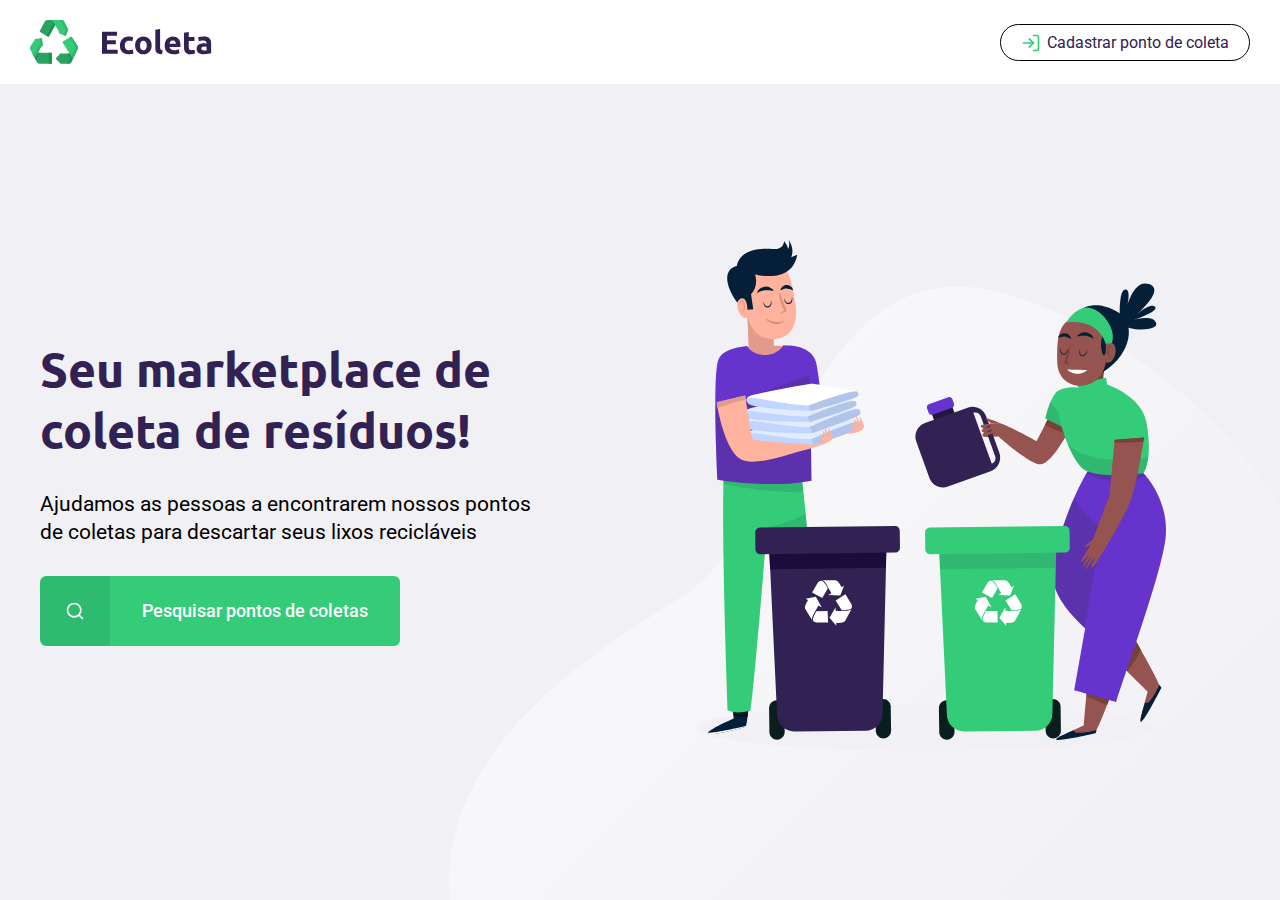
<file: index.html>
<!DOCTYPE html>
<html lang="pt_br">
<head>
    <meta charset="UTF-8">
    <meta name="viewport" content="width=device-width, initial-scale=1.0">
    <title>Ecoleta</title>
    <link rel="stylesheet" href="/styles/main.css">
    <link rel="stylesheet" href="/styles/home.css">
    <link rel="stylesheet" href="/styles/responsive.css">
</head>
<body>

    <div id="page-home">
        <div class="content">
            <header>
                <a class="btn-logotipo" href="index.html"><img src="/assets/logo.svg" alt="Logotipo Ecoleta"></a>
                <a href="page-register.html"><span></span>Cadastrar ponto de coleta</a>
            </header>
            <main>
                <h1>Seu marketplace de coleta de resíduos!</h1>
                <p>Ajudamos as pessoas a encontrarem nossos pontos de coletas para descartar seus lixos recicláveis</p>
                <a href="#"><span></span><strong>Pesquisar pontos de coletas</strong></a>
            </main>
        </div>
    </div>

    <div id="modal" class="hide">
        <div class="content">
            <div class="header">
                <h1>Pontos de Coleta</h1>
                <a href="#">Fechar</a>
            </div>
            <form action="/search-results.html">
                <label for="search">Cidade</label>
                <div class="search field">
                    <input type="text" name="search" id="" placeholder="Pesquise por cidade">
                    <button>
                        <img src="/assets/search.svg" alt="Buscar">
                    </button>
                </div>
            </form>
        </div>
    </div>

    <script src="script/modal.js"></script>
    
</body>
</html>
</file>
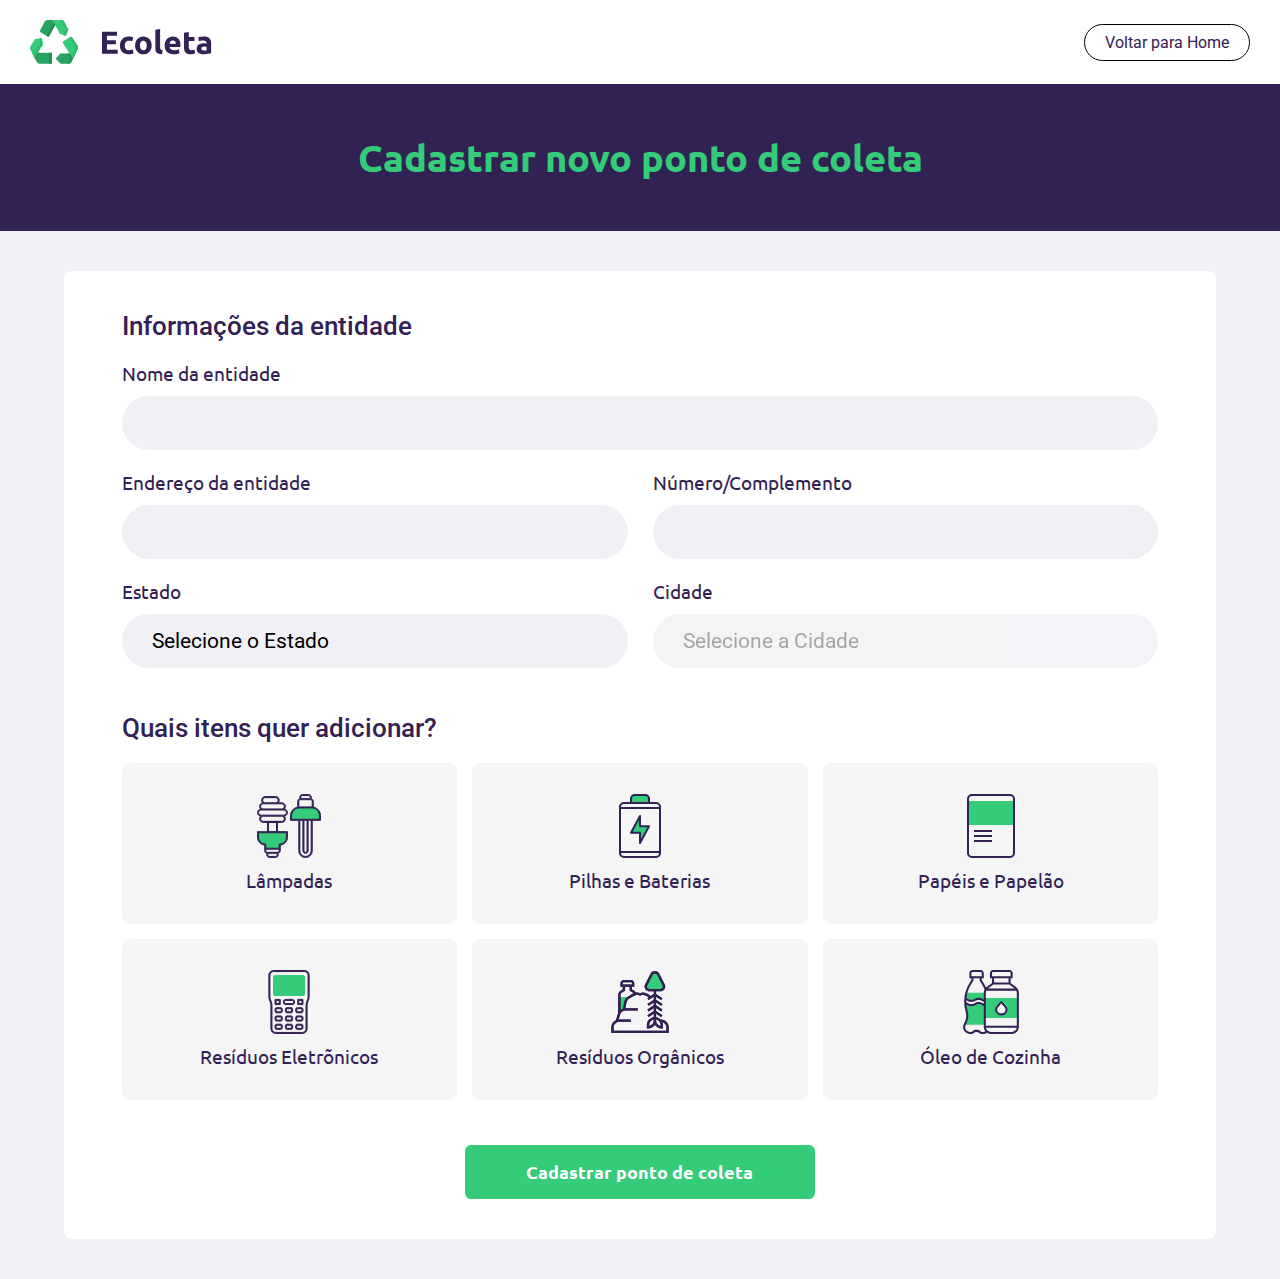
<file: page-register.html>
<!DOCTYPE html>
<html lang="pt_br">
<head>
    <meta charset="UTF-8">
    <meta name="viewport" content="width=device-width, initial-scale=1.0">
    <title>Cadastrar ponto de coleta</title>
    <link rel="stylesheet" href="/styles/main.css">
    <link rel="stylesheet" href="/styles/register.css">
    <link rel="stylesheet" href="/styles/responsive.css">
</head>
<body>

    <div id="page-register">
        <header>
            <a class="btn-logotipo" href="index.html"><img src="/assets/logo.svg" alt="Logotipo Ecoleta"></a>
            <a href="index.html">Voltar para Home</a>
        </header>

        <div class="title-page">
            <h1>Cadastrar novo ponto de coleta</h1>
        </div>

        <div class="form-group">
            <form action="">
                
                <fieldset>
                    <legend>
                        <h2>Informações da entidade</h2>
                    </legend>

                    <div class="field">
                        <label for="name">Nome da entidade</label>
                        <input type="text" name="name" id="" required>
                    </div>

                    <div class="field-group">
                        <div class="field">
                            <label for="address">Endereço da entidade</label>
                            <input type="text" name="address" id="" required>
                        </div>
                        <div class="field">
                            <label for="number">Número/Complemento</label>
                            <input type="text" name="number" id="" required>
                        </div>
                    </div>

                    <div class="field-group">
                        <div class="field">
                            <label for="uf">Estado</label>
                            <select name="uf" required>
                                <option value="">Selecione o Estado</option>
                            </select>

                            <input type="hidden" name="state">
                        </div>
                        <div class="field">
                            <label for="city">Cidade</label>
                            <select name="city" disabled required>
                                <option value="">Selecione a Cidade</option>
                            </select>
                        </div>
                    </div>
                </fieldset>

                <fieldset>
                    <legend><h2>Quais itens quer adicionar?</h2></legend>

                    <div class="items-grid">
                        <li data-id="1">
                            <img src="/assets/lampadas.svg" alt="Lâmpadas">
                            <span>Lâmpadas</span>
                        </li>
                        <li data-id="2">
                            <img src="/assets/baterias.svg" alt="Pilhas e Baterias">
                            <span>Pilhas e Baterias</span>
                        </li>
                        <li data-id="3">
                            <img src="/assets/papeis-papelao.svg" alt="Papéis e Papelão">
                            <span>Papéis e Papelão</span>
                        </li>
                        <li data-id="4">
                            <img src="/assets/eletronicos.svg" alt="Resíduos Eletrõnicos">
                            <span>Resíduos Eletrõnicos</span>
                        </li>
                        <li data-id="5">
                            <img src="/assets/organicos.svg" alt="Resíduos Orgânicos">
                            <span>Resíduos Orgânicos</span>
                        </li>
                        <li data-id="6">
                            <img src="/assets/oleo.svg" alt="Óleo de Cozinha">
                            <span>Óleo de Cozinha</span>
                        </li>
                    </div>

                    <input type="hidden" name="items">
                </fieldset>

                <button type="submit">Cadastrar ponto de coleta</button>

            </form>
        </div>
    </div>
    
    <script src="script/page-register.js"></script>

</body>
</html>
</file>
<file: styles/main.css>
@import url('https://fonts.googleapis.com/css2?family=Roboto:ital,wght@0,100;0,300;0,400;0,500;0,700;0,900;1,100;1,300;1,400;1,500;1,700;1,900&family=Ubuntu:ital,wght@0,300;0,400;0,500;0,700;1,300;1,400;1,500;1,700&display=swap');
/* font-family: 'Roboto', sans-serif; font-family: 'Ubuntu', sans-serif; */

:root {
    --title-color: #322153;
    --primary-color: #34cb79;
}
* { margin: 0; padding: 0; }
html { font-family: 'Roboto', sans-serif; }
body { background: #f0f0f5; -webkit-font-smoothing: antialiased; }
a { text-decoration: none; }
h1, h2, h3, h4, h5, h6 { font-family: 'Ubuntu', sans-serif; color: var(--title-color); }
</file>
<file: styles/home.css>
#page-home { width: 100%; height: 100vh; background: url('../assets/home-background.svg') no-repeat; background-position: 35vw bottom; }
#page-home .content { display: flex; flex-direction: column; width: 100%; height: 100%; margin: 0 auto; padding: 0 0; }
#page-home .content a.btn-logotipo { width: auto; height: auto; margin: 0; padding: 0; border: 0; outline: 0; border-radius: 0; background-color: transparent; }
#page-home header { width: 100%; max-width: 100%; background: rgb(255, 255, 255); display: flex; align-items: center; justify-content: space-between; margin: 0 0; padding: 20px 0; }
#page-home header img { margin-left: 30px; }
#page-home header a { display: flex; color: var(--title-color); margin: 0 30px; padding: 8px 20px; border-radius: 35px; border: 1px solid #000000; }
#page-home header a span { width: 20px; width: 20px; margin-right: 6px; display: flex; background-image: url('../assets/log-in.svg'); }
#page-home main { text-align: left; display: flex; flex: 1; max-width: 510px; flex-direction: column; justify-content: center; padding: 0 40px; }
#page-home main h1 { margin: 0; padding: 0; font-size: 3em; }
#page-home main p { margin: 30px 0; padding: 0; font-size: 1.3em; line-height: 1.35; }
#page-home main a { display: flex; align-items: center; width: 100%; max-width: 360px; height: 70px; background: var(--primary-color); border-radius: 6px; transition: 400ms; font-weight: bold; color: #ffffff; }
#page-home main a:hover { background-color: #2fb86e; }
#page-home main a span { display: flex; align-items: center; justify-content: center; width: 70px; height: 70px; background-color: rgba(0, 0, 0, 0.08); border-top-left-radius: 8px; border-bottom-left-radius: 8px; }
#page-home main a span::after { content: ""; width: 20px; height: 20px; background: url('../assets/search.svg'); }
#page-home main a strong { flex: 1; color: #ffffff; text-align: center; font-size: 1.1em; font-weight: 500; }


/* MODAL */
#modal { display: flex; justify-content: center; align-items: center; transition: 400ms; position: fixed; top: 0; left: 0; right: 0; width: 100vw; height: 100vh; background-color: #0E0A14ef; }
#modal.hide { display: none; visibility: hidden; }
#modal .content { width: 450px; }
#modal .content .header { display: flex; align-items: center; justify-content: space-between; margin: 0; padding: 0 0 30px 0; }
#modal .content .header a { display: flex; width: 25px; height: 20px; font-size: 0.01px; background-image: url("../assets/x.svg"); }
#modal .content .header h1 { color: #2fb86e; font-size: 2em; line-height: 40px; font-weight: bold; font-family: 'Ubuntu', sans-serif; }
#modal .content form { width: 100%; height: auto; overflow: hidden; margin: 0; padding: 0; }
#modal .content form label { width: 100%; height: auto; display: block; font-size: 1.3em; font-family: 'Ubuntu', sans-serif; font-weight: 500; line-height: 16px; margin: 0 0 10px 0; padding: 0 0; color: #ffffff; }
#modal .content form .field { display: flex; border: 0; outline: none; }
#modal .content form input { flex: 1; background-color: #f0f0f5; border-radius: 8px 0 0 8px; border: 0; outline: none; padding: 15px 25px; font-size: 1.1em; color: #6c6c80; }
#modal .content form button { width: 70px; height: 70px; background-color: var(--primary-color); border: 0; outline: none; border-radius: 0 8px 8px 0; }
#modal .content form button:hover { background-color: #2fb86e; }
</file>
<file: styles/responsive.css>
@media (max-width: 900px) {
    #page-home { background-position-x: 70vw; }
    #page-home .content { align-items: center; text-align: center; }
    #page-home header { justify-content: center; }
    #page-home header a { position: absolute; bottom: 45px; left: 50%; transform: translateX(-50%); }
    #page-home main { align-items: center; text-align: center; }
    #page-search-results main { width: 90%; }
    #page-search-results main .content-cards { grid-template-columns: 1fr; }
}

@media (min-width: 1700px) {
    #page-home { background-position-x: 40vw; }
}

@media (max-height: 750px) {
    #page-home { background-position-y: 200px; }
}
</file>
<file: styles/register.css>
#page-register { width: 100%; height: auto; }
#page-register header { display: flex; align-items: center; justify-content: space-between; width: 100%; max-width: 100%; background: rgb(255, 255, 255); margin: 0 0; padding: 20px 0 !important; }
#page-register header img { margin-left: 30px; }
#page-register header a.btn-logotipo { width: auto; height: auto; margin: 0; padding: 0; border: 0; outline: 0; border-radius: 0; background-color: transparent; }
#page-register header a { display: flex; color: var(--title-color); margin: 0 30px; padding: 8px 20px; border-radius: 35px; border: 1px solid #000000; }
#page-register .title-page { width: 100%; height: auto; overflow: hidden; margin: 0; padding: 0; }
#page-register .title-page h1 { width: 100%; margin: 0; padding: 50px 0; background-color: #322153; color: #34cb79; text-align: center; font-size: 2.4em; font-family: 'Ubuntu', sans-serif; }
#page-register .form-group { width: 90%; height: auto; margin: 40px 5%; padding: 0; background-color: #ffffff; border-radius: 8px; }
#page-register .form-group form { width: 90%; height: auto; margin: 0; padding: 40px 5%; }
#page-register .form-group fieldset { border: 0; }
#page-register .form-group fieldset:nth-child(2) { margin-top: 25px; }
#page-register .form-group legend { width: 100%; height: auto; margin: 0 0 20px 0; padding: 0; }
#page-register .form-group legend h2 { width: 100%; height: auto; font-size: 1.6em;font-weight: 500; font-family: 'Roboto', sans-serif; }
#page-register .form-group .field-group { display: flex; }
#page-register .form-group .field { display: flex; flex: 1; flex-direction: column; margin-bottom: 20px; }
#page-register .form-group .field label { display: flex; margin-bottom: 10px; font-size: 1.2em; font-weight: 400; color: #322153; font-family: 'Ubuntu', sans-serif; }
#page-register .form-group input, 
#page-register .form-group select { font-size: 1.3em; font-family: 'Roboto', sans-serif; outline: none; margin: 0; padding: 15px 30px; border-radius: 35px; background-color: #f0f0f5; border: 0; }
#page-register .form-group select {
    -webkit-appearance: none;
    -moz-appearance: none;
    -ms-appearance: none;
    -o-appearance: none;
    appearance: none;
}
#page-register .form-group .field + .field { margin-left: 25px; }
#page-register .form-group .items-grid { display: grid; grid-template-columns: 1fr 1fr 1fr; gap: 15px; }
#page-register .form-group .items-grid li { display: flex; flex-direction: column; align-items: center; justify-content: center; height: auto; margin: 0; padding: 30px 25px; list-style: none; background-color: #f5f5f5; border: 1px solid #f5f5f5; border-radius: 8px; text-align: center; }
#page-register .form-group .items-grid li span { display: flex; align-items: center; display: 1; margin-top: 10px; font-size: 1.2em; color: var(--title-color); font-family: 'Ubuntu', sans-serif; }
#page-register .form-group .items-grid li.selected { background-color: #e1faec; border: 1px solid #34cb79; }
#page-register .form-group .items-grid li img, 
#page-register .form-group .items-grid li span { pointer-events: none; }
#page-register .form-group button { cursor: pointer; transition: 400ms; display: flex; justify-content: center; width: 350px; height: auto; margin: 45px auto 0 auto; padding: 15px 0; text-align: center; background-color: #34cb79; color: #ffffff; font-family: 'Ubuntu', sans-serif; font-size: 1.15em; font-weight: 600; border: 0; border-radius: 6px; cursor: pointer; }
#page-register .form-group button:hover { background-color: #2fb86e; }
</file>
